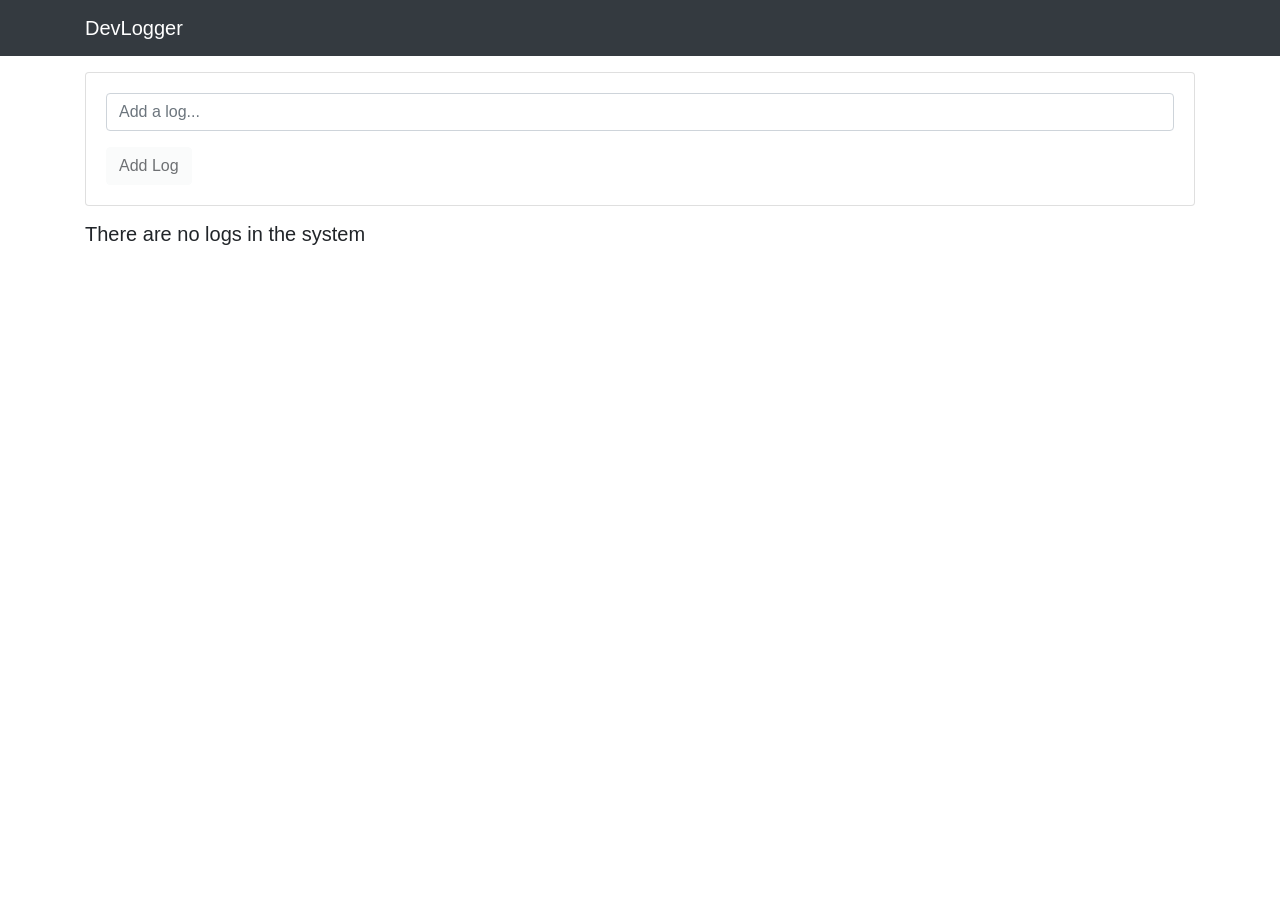
<file: index.html>
<!doctype html>
<html lang="en">
<head>
  <meta charset="utf-8">
  <title>Devlogger</title>
  <base href="/">
  <meta name="viewport" content="width=device-width, initial-scale=1">
  <link rel="icon" type="image/x-icon" href="favicon.ico">
<link rel="stylesheet" href="styles.c66cf2497b876a9cfc13.css"></head>
<body>
  <app-root></app-root>
<script src="runtime-es2015.edb2fcf2778e7bf1d426.js" type="module"></script><script src="runtime-es5.edb2fcf2778e7bf1d426.js" nomodule defer></script><script src="polyfills-es5.ef4b1e1fc703b3ff76e3.js" nomodule defer></script><script src="polyfills-es2015.2987770fde9daa1d8a2e.js" type="module"></script><script src="scripts.0c107fee851bd044bb18.js" defer></script><script src="main-es2015.cdab7fd327d0bfad370b.js" type="module"></script><script src="main-es5.cdab7fd327d0bfad370b.js" nomodule defer></script></body>
</html>
</file>
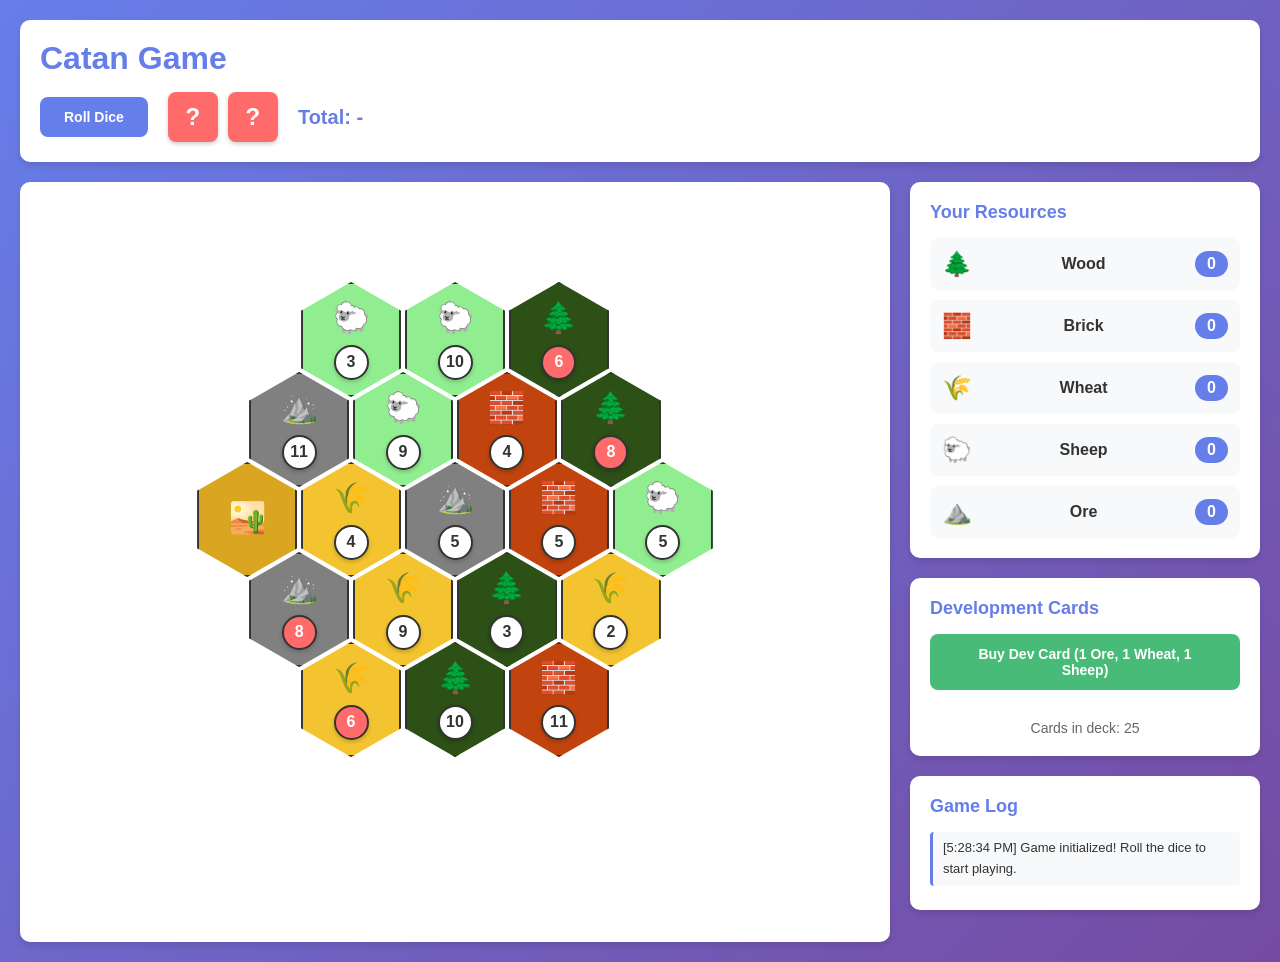
<file: catan.html>
<!DOCTYPE html>
<html lang="en">
<head>
    <meta charset="UTF-8">
    <meta name="viewport" content="width=device-width, initial-scale=1.0">
    <title>Catan Game</title>
    <link rel="stylesheet" href="catan.css">
</head>
<body>
    <div class="game-container">
        <header>
            <h1>Catan Game</h1>
            <div class="game-info">
                <div class="dice-container">
                    <button id="rollDice" class="btn-primary">Roll Dice</button>
                    <div class="dice-result">
                        <span id="dice1" class="die">?</span>
                        <span id="dice2" class="die">?</span>
                        <span id="diceTotal" class="dice-total">Total: -</span>
                    </div>
                </div>
            </div>
        </header>

        <main>
            <div class="game-board-wrapper">
                <div id="gameBoard" class="game-board"></div>
            </div>

            <aside class="game-sidebar">
                <div class="player-panel">
                    <h2>Your Resources</h2>
                    <div class="resources">
                        <div class="resource-item" data-resource="wood">
                            <span class="resource-icon">🌲</span>
                            <span class="resource-name">Wood</span>
                            <span class="resource-count" id="wood-count">0</span>
                        </div>
                        <div class="resource-item" data-resource="brick">
                            <span class="resource-icon">🧱</span>
                            <span class="resource-name">Brick</span>
                            <span class="resource-count" id="brick-count">0</span>
                        </div>
                        <div class="resource-item" data-resource="wheat">
                            <span class="resource-icon">🌾</span>
                            <span class="resource-name">Wheat</span>
                            <span class="resource-count" id="wheat-count">0</span>
                        </div>
                        <div class="resource-item" data-resource="sheep">
                            <span class="resource-icon">🐑</span>
                            <span class="resource-name">Sheep</span>
                            <span class="resource-count" id="sheep-count">0</span>
                        </div>
                        <div class="resource-item" data-resource="ore">
                            <span class="resource-icon">⛰️</span>
                            <span class="resource-name">Ore</span>
                            <span class="resource-count" id="ore-count">0</span>
                        </div>
                    </div>
                </div>

                <div class="development-cards-panel">
                    <h2>Development Cards</h2>
                    <button id="buyDevCard" class="btn-secondary">Buy Dev Card (1 Ore, 1 Wheat, 1 Sheep)</button>
                    <div id="devCardsList" class="dev-cards-list"></div>
                    <div class="dev-cards-deck-info">
                        <p>Cards in deck: <span id="deckCount">25</span></p>
                    </div>
                </div>

                <div class="game-log-panel">
                    <h3>Game Log</h3>
                    <div id="gameLog" class="game-log"></div>
                </div>
            </aside>
        </main>
    </div>

    <script src="catan.js"></script>
</body>
</html>
</file>
<file: catan.css>
* {
    margin: 0;
    padding: 0;
    box-sizing: border-box;
}

body {
    font-family: 'Segoe UI', Tahoma, Geneva, Verdana, sans-serif;
    background: linear-gradient(135deg, #667eea 0%, #764ba2 100%);
    min-height: 100vh;
    color: #333;
}

.game-container {
    max-width: 1600px;
    margin: 0 auto;
    padding: 20px;
}

header {
    background: white;
    border-radius: 10px;
    padding: 20px;
    margin-bottom: 20px;
    box-shadow: 0 4px 6px rgba(0, 0, 0, 0.1);
}

header h1 {
    color: #667eea;
    margin-bottom: 15px;
}

.game-info {
    display: flex;
    justify-content: space-between;
    align-items: center;
}

.dice-container {
    display: flex;
    align-items: center;
    gap: 20px;
}

.dice-result {
    display: flex;
    gap: 10px;
    align-items: center;
}

.die {
    background: #ff6b6b;
    color: white;
    width: 50px;
    height: 50px;
    display: inline-flex;
    align-items: center;
    justify-content: center;
    border-radius: 8px;
    font-size: 24px;
    font-weight: bold;
    box-shadow: 0 2px 4px rgba(0, 0, 0, 0.2);
}

.dice-total {
    font-size: 20px;
    font-weight: bold;
    color: #667eea;
    margin-left: 10px;
}

main {
    display: grid;
    grid-template-columns: 1fr 350px;
    gap: 20px;
}

.game-board-wrapper {
    background: white;
    border-radius: 10px;
    padding: 30px;
    box-shadow: 0 4px 6px rgba(0, 0, 0, 0.1);
    min-height: 600px;
    display: flex;
    justify-content: center;
    align-items: center;
}

.game-board {
    position: relative;
    width: 100%;
    max-width: 700px;
    aspect-ratio: 1;
}

/* Hexagon styles */
.hex {
    position: absolute;
    width: 100px;
    height: 115px;
    cursor: pointer;
    transition: transform 0.2s;
}

.hex:hover {
    transform: scale(1.05);
    z-index: 10;
}

.hex-inner {
    width: 100%;
    height: 100%;
    position: relative;
}

.hex-shape {
    width: 100%;
    height: 100%;
    clip-path: polygon(50% 0%, 100% 25%, 100% 75%, 50% 100%, 0% 75%, 0% 25%);
    display: flex;
    flex-direction: column;
    align-items: center;
    justify-content: center;
    border: 2px solid #333;
    position: relative;
}

.hex-number {
    background: white;
    border: 2px solid #333;
    border-radius: 50%;
    width: 35px;
    height: 35px;
    display: flex;
    align-items: center;
    justify-content: center;
    font-weight: bold;
    font-size: 16px;
    margin-top: 5px;
    box-shadow: 0 2px 4px rgba(0, 0, 0, 0.2);
}

.hex-number.hot {
    background: #ff6b6b;
    color: white;
}

.hex-icon {
    font-size: 30px;
    margin-bottom: 5px;
}

/* Resource colors */
.hex-wood .hex-shape {
    background: #2d5016;
}

.hex-brick .hex-shape {
    background: #c1440e;
}

.hex-wheat .hex-shape {
    background: #f4c430;
}

.hex-sheep .hex-shape {
    background: #90ee90;
}

.hex-ore .hex-shape {
    background: #808080;
}

.hex-desert .hex-shape {
    background: #daa520;
}

/* Sidebar */
.game-sidebar {
    display: flex;
    flex-direction: column;
    gap: 20px;
}

.player-panel,
.development-cards-panel,
.game-log-panel {
    background: white;
    border-radius: 10px;
    padding: 20px;
    box-shadow: 0 4px 6px rgba(0, 0, 0, 0.1);
}

.player-panel h2,
.development-cards-panel h2,
.game-log-panel h3 {
    color: #667eea;
    margin-bottom: 15px;
    font-size: 18px;
}

.resources {
    display: flex;
    flex-direction: column;
    gap: 10px;
}

.resource-item {
    display: flex;
    align-items: center;
    justify-content: space-between;
    padding: 10px;
    background: #f8f9fa;
    border-radius: 8px;
    border: 2px solid transparent;
    transition: all 0.2s;
}

.resource-item:hover {
    border-color: #667eea;
    transform: translateX(5px);
}

.resource-item > div:first-child {
    display: flex;
    align-items: center;
    gap: 10px;
}

.resource-icon {
    font-size: 24px;
}

.resource-name {
    font-weight: 600;
    color: #333;
}

.resource-count {
    background: #667eea;
    color: white;
    padding: 4px 12px;
    border-radius: 20px;
    font-weight: bold;
    min-width: 30px;
    text-align: center;
}

/* Buttons */
.btn-primary,
.btn-secondary {
    padding: 12px 24px;
    border: none;
    border-radius: 8px;
    font-weight: bold;
    cursor: pointer;
    transition: all 0.2s;
    font-size: 14px;
}

.btn-primary {
    background: #667eea;
    color: white;
}

.btn-primary:hover {
    background: #5568d3;
    transform: translateY(-2px);
    box-shadow: 0 4px 8px rgba(0, 0, 0, 0.2);
}

.btn-secondary {
    background: #48bb78;
    color: white;
    width: 100%;
    margin-bottom: 15px;
}

.btn-secondary:hover {
    background: #38a169;
}

.btn-secondary:disabled {
    background: #cbd5e0;
    cursor: not-allowed;
}

/* Development Cards */
.dev-cards-list {
    display: flex;
    flex-direction: column;
    gap: 8px;
    margin-bottom: 15px;
    max-height: 200px;
    overflow-y: auto;
}

.dev-card {
    background: linear-gradient(135deg, #667eea 0%, #764ba2 100%);
    color: white;
    padding: 12px;
    border-radius: 8px;
    display: flex;
    justify-content: space-between;
    align-items: center;
    box-shadow: 0 2px 4px rgba(0, 0, 0, 0.2);
}

.dev-card-name {
    font-weight: bold;
}

.dev-card button {
    background: white;
    color: #667eea;
    border: none;
    padding: 6px 12px;
    border-radius: 6px;
    cursor: pointer;
    font-weight: bold;
    font-size: 12px;
}

.dev-card button:hover {
    background: #f0f0f0;
}

.dev-cards-deck-info {
    text-align: center;
    color: #666;
    font-size: 14px;
}

/* Game Log */
.game-log {
    max-height: 150px;
    overflow-y: auto;
    font-size: 13px;
    line-height: 1.6;
}

.log-entry {
    padding: 6px;
    margin-bottom: 4px;
    border-left: 3px solid #667eea;
    padding-left: 10px;
    background: #f8f9fa;
    border-radius: 4px;
}

.log-entry.highlight {
    background: #e6f3ff;
    border-left-color: #48bb78;
}

/* Responsive */
@media (max-width: 1200px) {
    main {
        grid-template-columns: 1fr;
    }

    .game-board {
        max-width: 600px;
    }

    .hex {
        width: 80px;
        height: 92px;
    }
}

@media (max-width: 768px) {
    .game-board {
        max-width: 400px;
    }

    .hex {
        width: 60px;
        height: 69px;
    }

    .hex-icon {
        font-size: 20px;
    }

    .hex-number {
        width: 25px;
        height: 25px;
        font-size: 12px;
    }
}
</file>
